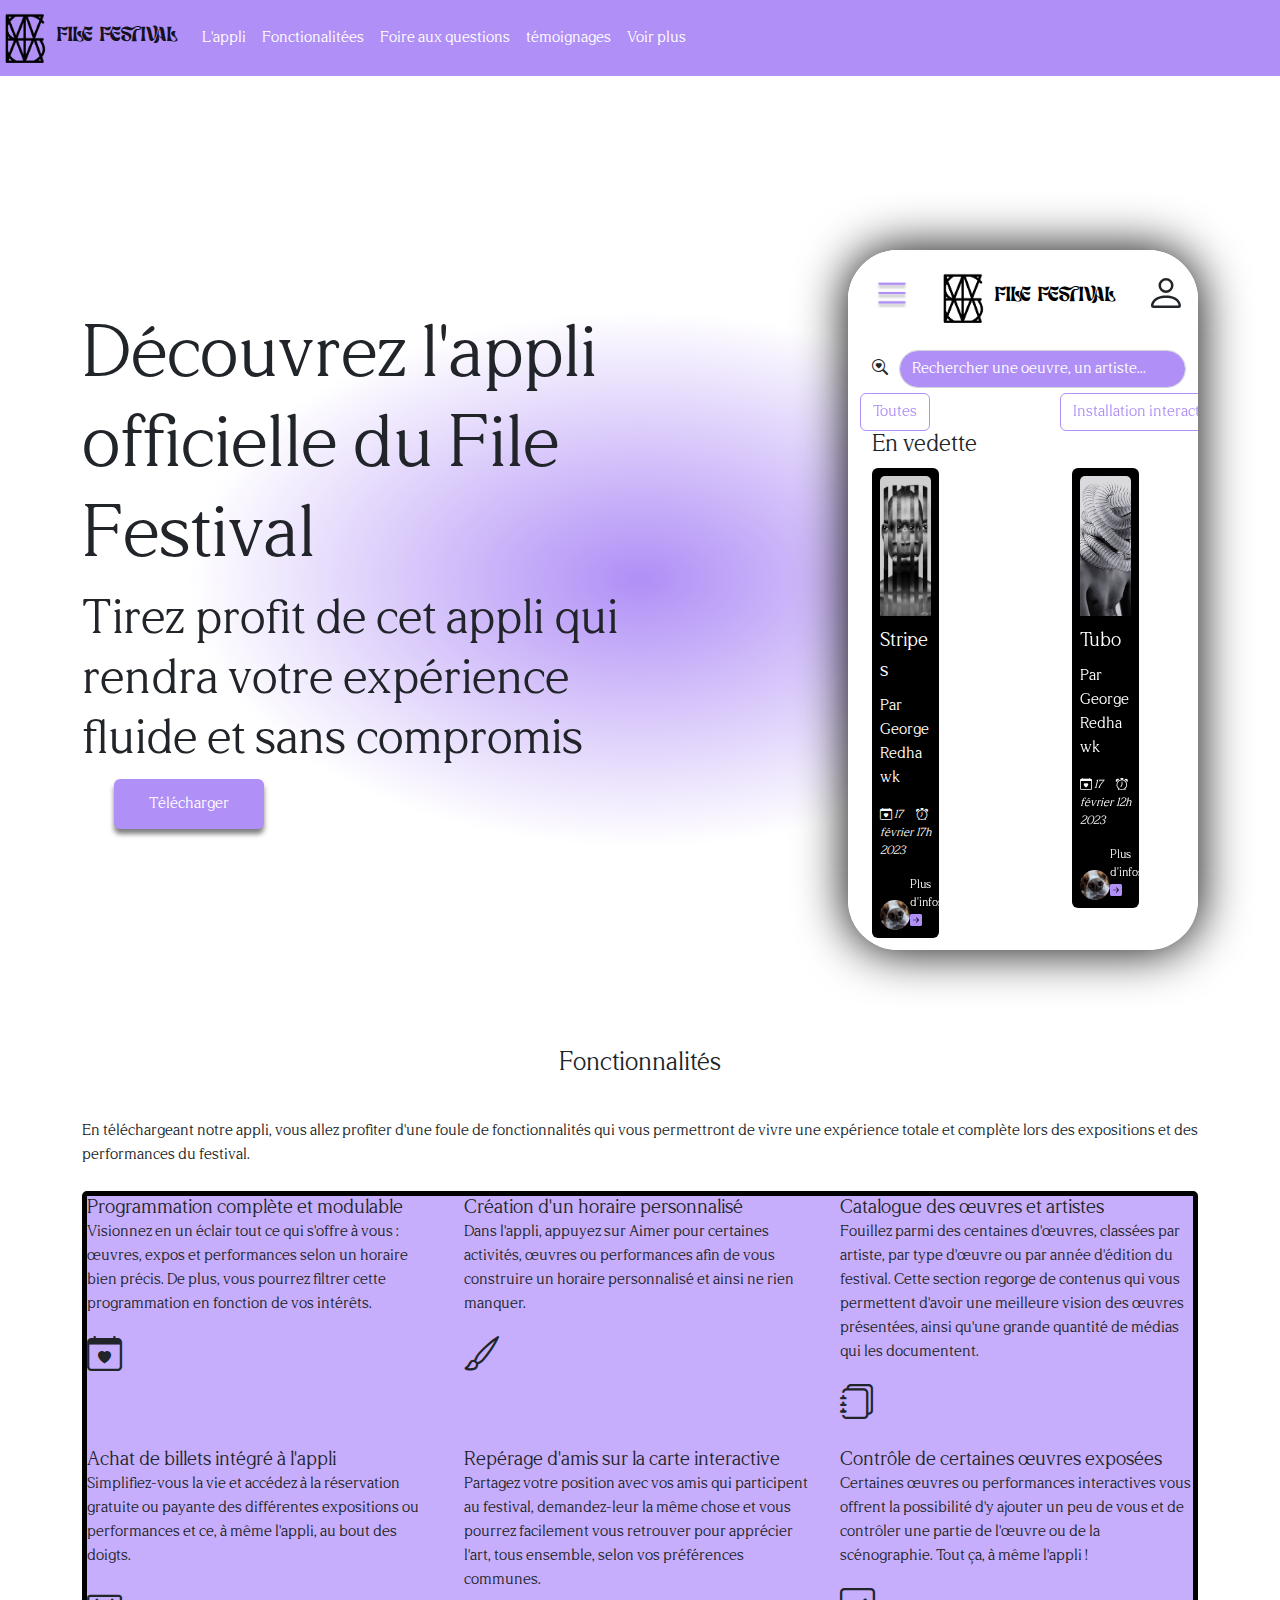
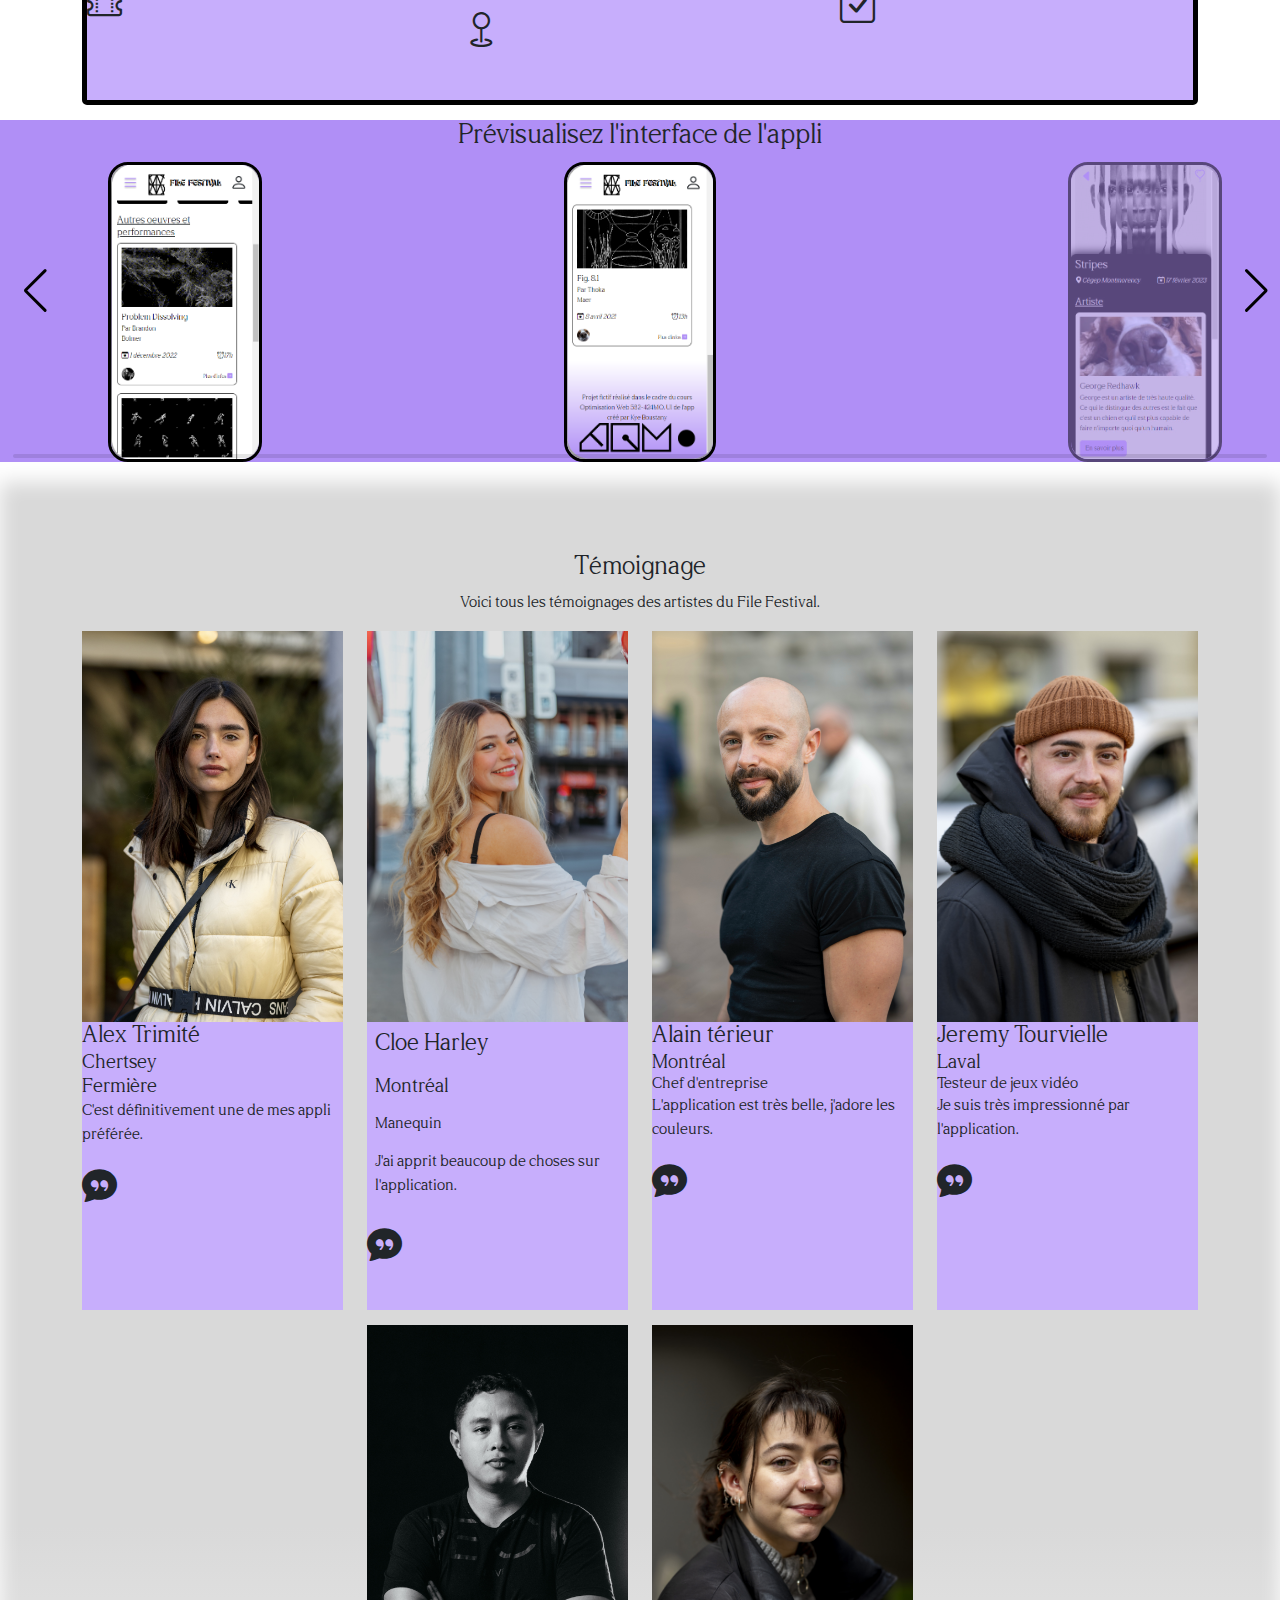
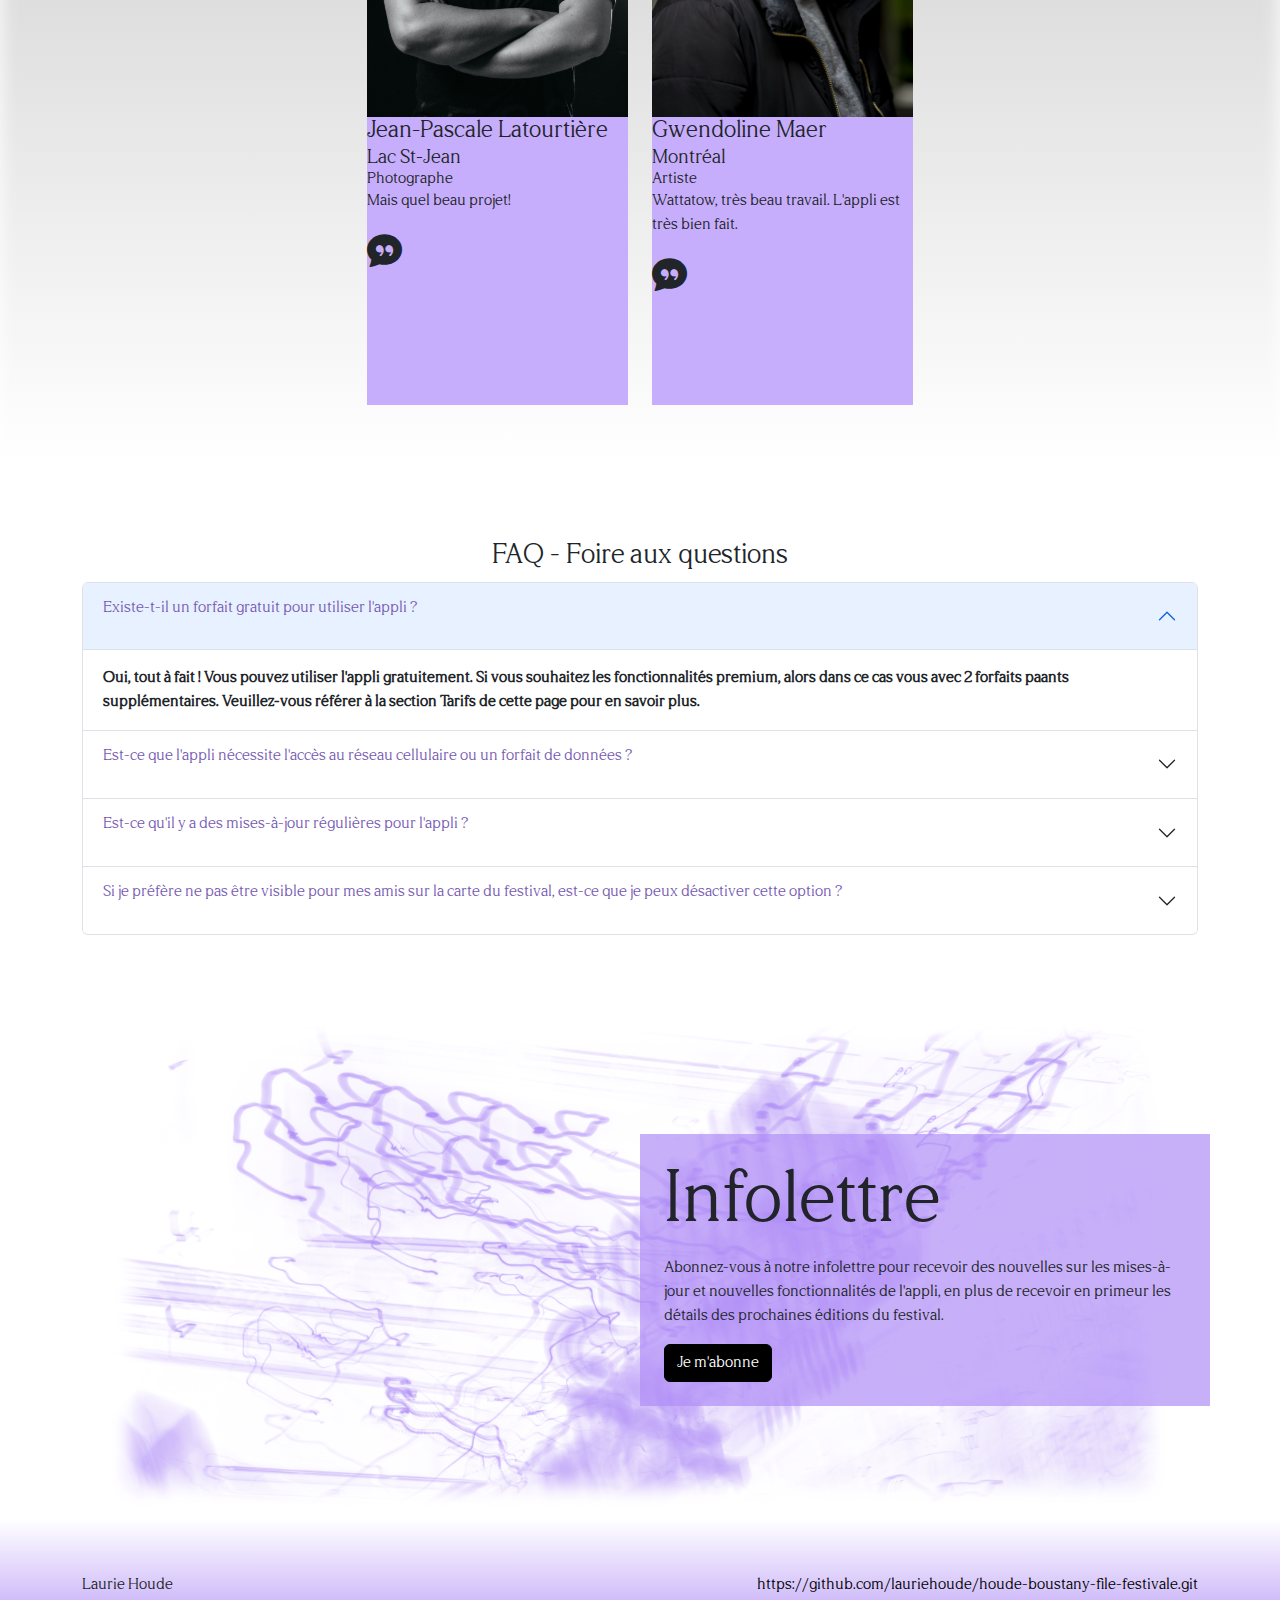
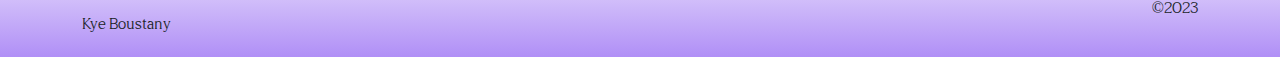
<file: index.html>
<!DOCTYPE html>
<html lang="en">

<head>
    <link rel="stylesheet" href="https://cdn.jsdelivr.net/npm/swiper@9/swiper-bundle.min.css" />
    <meta charset="UTF-8">
    <meta http-equiv="X-UA-Compatible" content="IE=edge">
    <meta name="robots" content="noindex" />
    <meta name="viewport" content="width=device-width, initial-scale=1.0">

    <link rel="stylesheet" href="https://cdn.jsdelivr.net/npm/bootstrap-icons@1.10.3/font/bootstrap-icons.css">
    <link rel="stylesheet" href="css/custom_bootstrap.css">

    <link rel="stylesheet" href="01_css/styles-lp.css">


    <link rel="icon" type="image/x-icon" href="00_assets/icons/image.png">
    <title>File Festival</title>

</head>

<body>
    <header>
        <div clas="container">
            <nav class="navbar navbar-light navbar-expand-lg sticky-top bg-primary  ">
                <a class="navbar-brand  " href="#"> <img class="logo " src="00_assets/icons/image.png"> file festival
                </a>
                <!--Hamburger-->
                <button class="navbar-toggler" data-bs-toggle="collapse" data-bs-target="#mainNav" aria-controls="mainNav" aria-expanded="false" aria-label="Affichage/masquage de la navigation">

                    <span class="navbar-toggler-icon"></span>
                </button>
                <!--Navigation-->
                <div id="mainNav" class="collapse navbar-collapse" id="scrollspyHeading1">
                    <ul class="navbar-nav">
                        <li class="nav-item text-align-center">
                            <a href="#scrollyspyHeading1" class="nav-link">L'appli
                            </a>
                        </li>
                        <li class="nav-item">
                            <a href="#scrollyspyHeading2" class="nav-link">Fonctionalitées
                            </a>
                        </li>
                        <li class="nav-item">
                            <a href="#scrollyspyHeading3" class="nav-link">Foire aux questions
                            </a>
                        </li>
                        <li class="nav-item">
                            <a href="#scrollyspyHeading4" class="nav-link">témoignages
                            </a>
                        </li>
                        <li class="nav-item">
                            <a href="#scrollyspyHeading5" class="nav-link">Voir plus
                            </a>
                        </li>
                    </ul>
                </div>
        </div>
        </div>
        </nav>
        </div>
        <div class="hero  pt-4 pb-8">
            <div class="container-gradient">
                <div class="container top">
                    <div class="row align-items-center">
                        <div class="col-6 text-lg-start " id="appli">
                            <h1 class="text-align-center "> Découvrez l'appli officielle du File Festival</h1>
                            <h2>Tirez profit de cet appli qui rendra votre expérience fluide et sans compromis </h2>
                            <ul class="button">
                                <li>
                                    <button type="button" class="btn btnTele btn-outline-secondary bg-primary">Télécharger</button>
                                </li>
                            </ul>
                        </div>

                        <div class="col-6 text-end">
                            <div class="phone">
                                <iframe src="app/index.html" frameborder="0"></iframe>
    </header>
    <main>


        </section>
        <div class="container fonctioncaca mb-15" id='scrollyspyHeading2'>
            <div class="row ">
                <div class="text-fonct d-flex justify-content-center text-align-center pt-6 pb-4">

                    <h2 class="fonct ">Fonctionnalités</h2>
                </div>
            </div>
            <div class="row py-2 ">
                <p>En téléchargeant notre appli, vous allez profiter d'une foule de fonctionnalités qui vous permettront de vivre une expérience totale et complète lors des expositions et des performances du festival.</p>
            </div>
            <div class="fonctions bg-light border-dark ">
                <div class="row ">
                    <!--card-1-->
                    <div class=" col-sm-12 col-md-6 col-lg-4 ">
                        <div class="card-n ">
                            <div class="card-body ">
                                <h5 class="card-title ">Programmation complète et modulable</h5>
                                <p class="card-text d-flex justify-content-between ">Visionnez en un éclair tout ce qui s'offre à vous : œuvres, expos et performances selon un horaire bien précis. De plus, vous pourrez filtrer cette programmation en fonction de vos intérêts.</p>
                                <i class="bi bi-calendar-heart "></i>
                            </div>
                        </div>
                    </div>
                    <!--card-2-->
                    <div class=" col-sm-12 col-md-6 col-lg-4 ">
                        <div class="card-n ">

                            <div class="card-body ">
                                <h5 class="card-title ">Création d'un horaire personnalisé</h5>
                                <p class="card-text d-flex justify-content-between ">Dans l'appli, appuyez sur Aimer pour certaines activités, œuvres ou performances afin de vous construire un horaire personnalisé et ainsi ne rien manquer.</p>
                                <i class="bi bi-brush "></i>
                            </div>
                        </div>
                    </div>
                    <!--card-3-->
                    <div class=" col-sm-12 col-md-6 col-lg-4 ">
                        <div class="card-n ">
                            <div class="card-body ">
                                <h5 class="card-title ">Catalogue des œuvres et artistes</h5>
                                <p class="card-text d-flex justify-content-between ">Fouillez parmi des centaines d'œuvres, classées par artiste, par type d'œuvre ou par année d'édition du festival. Cette section regorge de contenus qui vous permettent d'avoir une meilleure vision des œuvres présentées,
                                    ainsi qu'une grande quantité de médias qui les documentent.</p>
                                <i class="bi bi-journals "></i>
                            </div>
                        </div>
                    </div>
                    <!--card-4-->
                    <div class=" col-sm-2 col-md-6 col-lg-4 ">
                        <div class="card-n ">
                            <div class="card-body ">
                                <h5 class="card-title ">Achat de billets intégré à l'appli</h5>
                                <p class="card-text d-flex justify-content-between ">Simplifiez-vous la vie et accédez à la réservation gratuite ou payante des différentes expositions ou performances et ce, à même l'appli, au bout des doigts.</p>
                                <i class="bi bi-ticket-perforated "></i>
                            </div>
                        </div>
                    </div>
                    <!--card-5-->
                    <div class="col-sm-12 col-md-6 col-lg-4 ">
                        <div class="card-n ">
                            <div class="card-body ">
                                <h5 class="card-title ">Repérage d'amis sur la carte interactive</h5>
                                <p class="card-text d-flex justify-content-between ">Partagez votre position avec vos amis qui participent au festival, demandez-leur la même chose et vous pourrez facilement vous retrouver pour apprécier l'art, tous ensemble, selon vos préférences communes. </p>
                                <i class="bi bi-geo "></i>
                            </div>
                        </div>
                    </div>
                    <!--card-6-->
                    <div class="col-sm-12 col-md-6 col-lg-4 ">
                        <div class="card-n ">

                            <div class="card-body ">
                                <h5 class="card-title ">Contrôle de certaines œuvres exposées</h5>
                                <p class="card-text d-flex justify-content-between ">Certaines œuvres ou performances interactives vous offrent la possibilité d'y ajouter un peu de vous et de contrôler une partie de l'œuvre ou de la scénographie. Tout ça, à même l'appli !</p>
                                <i class="bi bi-check-square "></i>
                            </div>
                        </div>
                    </div>
                </div>
            </div>
        </div>
        </section>

        <section id="viewmore">
            <div class="swiper swiper-screenshots bg-primary" id="scrollyspyHeading5">
                <h3 class="text-center">Prévisualisez l'interface de l'appli</h3>
                <div class="swiper-wrapper  text-align-center">
                    <div class="swiper-slide">
                        <img src="00_assets/iframe/haut-page.PNG" class="imgswiper"></div>
                    <div class="swiper-slide">
                        <img src="00_assets/iframe/bas_page.PNG" class="imgswiper"></div>
                    <div class="swiper-slide">
                        <img src="00_assets/iframe/artworks.jpg" class="imgswiper"></div>
                    <div class="swiper-slide">
                        <img src="00_assets/iframe/artworks_mi_page.PNG" class="imgswiper"></div>
                    <div class="swiper-slide">
                        <img src="00_assets/iframe/artworks_bas_page.PNG" class="imgswiper"></div>
                </div>
                <div class="swiper-button-prev"></div>
                <div class="swiper-button-next"></div>


                <div class="swiper-scrollbar"></div>
            </div>
        </section>

        <!--Fonctionalité-->

        <section class="section-features ">
            <section class="section-testimonials">
                <div class="container ">
                    <div class="row ">
                        <div class="text-fonct d-flex justify-content-center">
                            <h2 class="fonct">Témoignage</h2>
                        </div>
                    </div>
                    <div class="row ">
                        <div class="text-temoignage d-flex justify-content-center">
                            <p>Voici tous les témoignages des artistes du File Festival.</p>
                        </div>
                    </div>
                </div>
            </section>
            <div class="container " id="scrollyspyHeading4">
                <div class="row d-flex justify-content-center">
                    <!--card-1-->
                    <div class=" col-sm-12 col-md-6 col-lg-3 mb-15">
                        <img src="00_assets/artists/alex (1).jpg" class="card-img-top  " alt="alex ">
                        <div class="card-bodys bg-light">
                            <h4 class="card-title ">Alex Trimité</h4>
                            <h5 class="card-title  ">Chertsey</h5>
                            <h5 class="card-title  ">Fermière</h5>
                            <p class="card-text d-flex justify-content-between "> C'est définitivement une de mes appli préférée.
                            </p>
                            <i class=" bi bi-chat-quote-fill text-end "></i>
                        </div>
                    </div>
                    <!--card-2-->
                    <div class=" col-sm-12 col-md-6 col-lg-3 mb-15">
                        <img src="00_assets/artists/cloe.jpg " class="card-img-top " alt="cloe ">
                        <div class="card-bodys bg-light  ">
                            <h4 class="card-title p-2 ">Cloe Harley</h4>
                            <h5 class="card-title p-2">Montréal</h5>
                            <h6 class="card-title p-2">Manequin</h6>
                            <p class="card-text d-flex justify-content-between p-2">J'ai apprit beaucoup de choses sur l'application.
                            </p>
                            <i class=" bi bi-chat-quote-fill "></i>
                        </div>
                    </div>
                    <!--card-3-->
                    <div class=" col-sm-12 col-md-6 col-lg-3 mb-15">
                        <img src="00_assets/artists/gab.jpg " class="card-img-top " alt="gab ">
                        <div class="card-bodys bg-light  ">
                            <h4 class="card-title ">Alain térieur</h4>
                            <h5 class="card-title ">Montréal</h5>
                            <h6 class="card-title ">Chef d'entreprise</h6>
                            <p class="card-text d-flex justify-content-between ">L'application est très belle, j'adore les couleurs.</p>
                            <i class=" bi bi-chat-quote-fill "></i>
                        </div>
                    </div>
                    <!--card-4-->
                    <div class=" col-sm-2 col-md-6 col-lg-3 mb-15 ">
                        <img src="00_assets/artists/simon.jpg" class="card-img-top " alt="Luc ">

                        <div class="card-bodys bg-light  ">
                            <h4 class="card-title ">Jeremy Tourvielle</h4>
                            <h5 class="card-title ">Laval</h5>
                            <h6 class="card-title ">Testeur de jeux vidéo</h6>
                            <p class="card-text d-flex justify-content-between ">Je suis très impressionné par l'application. </p>
                            <i class=" bi bi-chat-quote-fill "></i>
                        </div>
                    </div>
                    <!--card-5-->


                    <div class="col-sm-12 col-md-6 col-lg-3  mb-15">


                        <img src="00_assets/artists/luc.jpg " class="card-img-top " alt="Simon ">
                        <div class="card-bodys bg-light text-blanc ">
                            <h4 class="card-title ">Jean-Pascale Latourtière</h4>
                            <h5 class="card-title ">Lac St-Jean</h5>
                            <h6 class="card-title ">Photographe</h6>
                            <p class="card-text d-flex justify-content-between ">Mais quel beau projet!</p>
                            <i class=" bi bi-chat-quote-fill "></i>
                        </div>
                    </div>
                    <!--card-6-->
                    <div class="col-sm-12 col-md-6 col-lg-3 align-items-center  mb-15 ">
                        <img src="00_assets/artists/lea.jpg " class="card-img-top" alt="Thoka ">
                        <div class="card-bodys bg-light text-blanc ">
                            <h4 class="card-title ">Gwendoline Maer</h4>
                            <h5 class="card-title ">Montréal</h5>
                            <h6 class="card-title ">Artiste</h6>
                            <p class="card-text d-flex justify-content-between ">Wattatow, très beau travail. L'appli est très bien fait.</p>
                            <i class="bi bi-chat-quote-fill "></i>

                        </div>
                    </div>
                </div>
            </div>
            </div>
        </section>
        <section>
            <div class="container " id='scrollyspyHeading3'>
                <h3 class="Foire d-flex justify-content-center "> FAQ - Foire aux questions</h3>


                <div class="accordion" id="accordionExample">
                    <div class="accordion-item">
                        <h2 class="accordion-header" id="headingOne">
                            <button class="accordion-button" type="button" data-bs-toggle="collapse" data-bs-target="#collapseOne" aria-expanded="true" aria-controls="collapseOne">
                        <p class="text-info ">Existe-t-il un forfait gratuit pour utiliser l'appli ?</p>
                    </button>
                        </h2>
                        <div id="collapseOne" class="accordion-collapse collapse show" aria-labelledby="headingOne" data-bs-parent="#accordionExample">
                            <div class="accordion-body">
                                <strong>Oui, tout à fait ! Vous pouvez utiliser l'appli gratuitement. Si vous souhaitez
                            les fonctionnalités premium, alors dans ce cas vous avec 2 forfaits paants
                            supplémentaires. Veuillez-vous référer à la section Tarifs de cette page pour en
                            savoir plus.</strong>

                            </div>
                        </div>
                    </div>
                    <div class="accordion-item">
                        <h2 class="accordion-header" id="headingTwo">
                            <button class="accordion-button collapsed" type="button" data-bs-toggle="collapse" data-bs-target="#collapseTwo" aria-expanded="false" aria-controls="collapseTwo">
                        <p class=" text-info "> Est-ce que l'appli nécessite l'accès au réseau cellulaire ou un
                            forfait de données ?</p>
                    </button>
                        </h2>
                        <div id="collapseTwo" class="accordion-collapse collapse" aria-labelledby="headingTwo" data-bs-parent="#accordionExample">
                            <div class="accordion-body">
                                <strong>Non le contenu est accessible hors ligne. Cependant certaines fonctionnalités ne
                            pourront pas être activées, notamment la recherche de vos amis sur la carte ou
                            encore l'option d'interagir avec les œuvres en direct via l'appli</strong>
                            </div>
                        </div>
                    </div>
                    <div class="accordion-item">
                        <h2 class="accordion-header" id="headingThree">
                            <button class="accordion-button collapsed" type="button" data-bs-toggle="collapse" data-bs-target="#collapseThree" aria-expanded="false" aria-controls="collapseThree">
                        <p class="text-info ">Est-ce qu'il y a des mises-à-jour régulières pour l'appli ?</p>
                    </button>
                        </h2>
                        <div id="collapseThree" class="accordion-collapse collapse" aria-labelledby="headingThree" data-bs-parent="#accordionExample">
                            <div class="accordion-body">
                                <strong>Oui, tout à fait ! À chaque semaine nous envoyons des mises-à-jour de nouvelles
                            fonctionnalités, des correctifs et des mises-à-jour de sécurité.</strong>
                            </div>
                        </div>
                    </div>
                    <div class="accordion-item">
                        <h2 class="accordion-header" id="headingFour">
                            <button class="accordion-button collapsed" type="button" data-bs-toggle="collapse" data-bs-target="#collapseFour" aria-expanded="false" aria-controls="collapseFour">
                        <p class="text-info ">Si je préfère ne pas être visible pour mes amis sur la carte du
                            festival, est-ce que je peux désactiver cette option ?</p>
                      </button>
                        </h2>
                        <div id="collapseFour" class="accordion-collapse collapse" aria-labelledby="headingFour" data-bs-parent="#accordionExample">
                            <div class="accordion-body">
                                <strong>Oui, tout à fait ! Votre confidentialité nous tient à cœur. Cette fonctionnalité
                            ne sera active que si vous l'activez par vous-même.</strong>
                            </div>
                        </div>
                    </div>

                </div>
        </section>
        <section>
            <div class="container ">
                <div id="infolettre" class="infolettres d-flex justify-content-center align-items-center pt-100">
                    <div class="lettre ">
                        <div class="row d-flex justify-content-md-end text-center text-md-start ">
                            <div class=" lol col-12 col-md-6 p-4 ">
                                <div class="info ">
                                    <h1>Infolettre</h1>
                                </div>

                                <p>Abonnez-vous à notre infolettre pour recevoir des nouvelles sur les mises-à-jour et nouvelles fonctionnalités de l'appli, en plus de recevoir en primeur les détails des prochaines éditions du festival.</p>
                                <button type="bouton" class="btn btn-dark" data-bs-toggle="modal" data-bs-target="#abonner">
                                    Je m'abonne
             
                                </div>
                            </div>
                        </div>
                    </div>
                </div>
            </div>
        </section>
    </main>
    <!--Footer-->
    <footer class="footer mt-1 p-1 ">
        <div class="container container-footer ">
            <div class="row d-flex justify-content-center ">
                <div class="col-12 col-md-6 text-lg-start ">
                    <p class="laurie "> Laurie Houde</p>
                    <p class="kye ">Kye Boustany</p>
                </div>
                <div class=" col-12 col-md-6 text-lg-end ">
                    <a class="link-dark " href=" https://github.com/lauriehoude/houde-boustany-file-festivale.git ">
                        https://github.com/lauriehoude/houde-boustany-file-festivale.git</a>
                    <p class="2023 ">©2023</p>
                </div>
            </div>
        </div>
    </footer>
   
    
    <div class="modal fade" id="abonner" data-bs-backdrop="static" data-bs-keyboard="false" tabindex="-1" aria-labelledby="staticBackdropLabel" aria-hidden="true">
        <div class="modal-dialog modal-dialog-centered">
          <div class="modal-content">
            <div class="modal-header">
              <button type="button" class="btn-close" data-bs-dismiss="modal" aria-label="Close"></button>
                            </div>
                            <div class="modal-body">
                                <form>
                                    <div class="form-group ">
                                        <div class="input-group ">
                                            <span class="input-group-text bg-transparent"><i
                                    class="bi bi-envelope"></i></span><input type="email " class="form-control border-start-0" id="exampleInputEmail1" aria-describedby="emailHelp" placeholder="Votre adresse courriel">
                                            </span>
                                        </div>
                                    </div>
                            </div>
                            <div class="modal-footer">
                                <button type="button" class="btn btn-secondary" data-bs-dismiss="modal">M'inscrire</button>
                                <button type="button" class="btn btn-primary" data-bs-dismiss="modal">Annuler</button>

                            </div>
                            </form>

                        </div>
                    </div>
                </div>
                <script src="https://cdn.jsdelivr.net/npm/swiper@9/swiper-bundle.min.js"></script>
                <script src="https://cdn.jsdelivr.net/npm/bootstrap@5.3.0-alpha1/dist/js/bootstrap.bundle.min.js" integrity="sha384-w76AqPfDkMBDXo30jS1Sgez6pr3x5MlQ1ZAGC+nuZB+EYdgRZgiwxhTBTkF7CXvN" crossorigin="anonymous">
                </script>
                <script src="02_js/script.js"></script>
</body>

</html>
</file>
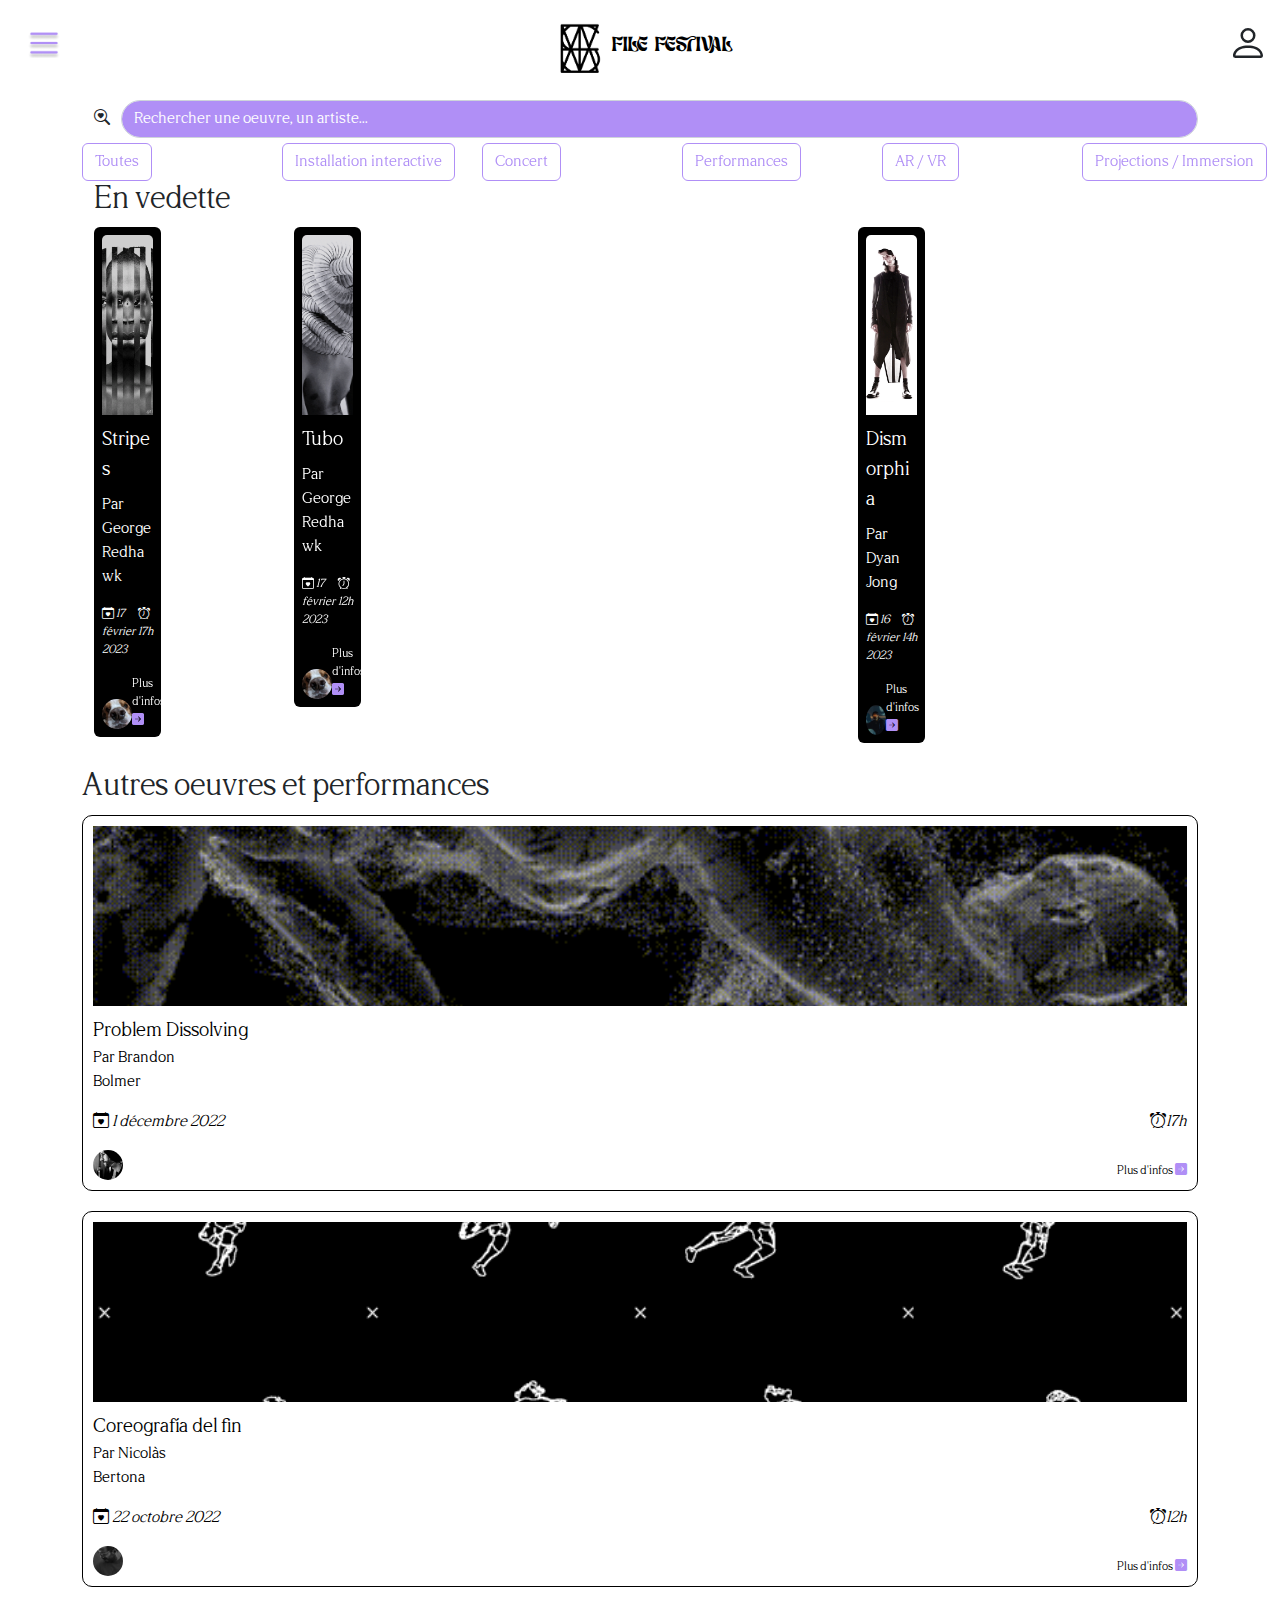
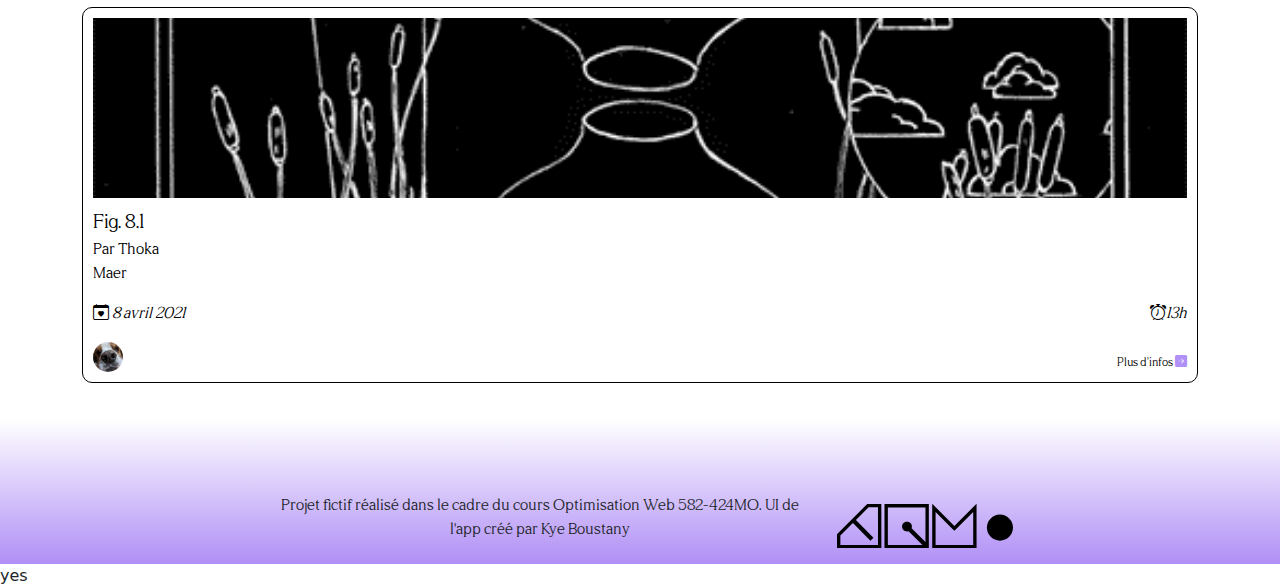
<file: app/index.html>
<!DOCTYPE html>
<html lang="en">

<head>
    <link rel="stylesheet" href="https://cdn.jsdelivr.net/npm/swiper@9/swiper-bundle.min.css" />
    <meta charset="UTF-8">
    <meta http-equiv="X-UA-Compatible" content="IE=edge">
    <meta name="robots" content="noindex" />
    <meta name="viewport" content="width=device-width, initial-scale=1.0">
    <link rel="stylesheet" href="../css/custom_bootstrap.css">


    <link rel="stylesheet" href="https://cdn.jsdelivr.net/npm/bootstrap-icons@1.10.3/font/bootstrap-icons.css">

    <link rel="stylesheet" href="https://cdn.jsdelivr.net/npm/swiper@9/swiper-bundle.min.css" />

    <link rel="icon" type="image/x-icon" href="../00_assets/icons/image.png">
    <link rel="stylesheet" href="../01_css/styles-app.css">
    <title>File Festival</title>
</head>

<body>
    <header>
        <nav class="navbar navbar-dark fixed-top">
            <div class="container-fluid">
                <!--burger-->
                <button class="navbar-toggler " type="button" data-bs-toggle="offcanvas" data-bs-target="#offcanvasDarkNavbar" aria-controls="offcanvasDarkNavbar">
                    <span class="navbar-toggler-icon "></span>
                </button>
                <div class="offcanvas offcanvas-start text-bg-light" tabindex="-1" id="offcanvasDarkNavbar" aria-labelledby="offcanvasDarkNavbarLabel">
                    <div class="offcanvas-header">
                        <h5 class="offcanvas-title" id="offcanvasDarkNavbarLabel"><img class="file-logo" src="../00_assets/icons/image.png" alt="file festival"> file festival</h5>
                        <button type="button" class="btn-close btn-close-white" data-bs-dismiss="offcanvas" aria-label="Close"></button>
                    </div>
                    <div class="offcanvas-body">
                        <ul class="navbar-nav justify-content-end flex-grow-1 pe-3">

                            <li class="nav-item">
                                <a class="nav-link" href="#">Acceuil</a>
                            </li>
                            <li class="nav-item">
                                <a class="nav-link" href="#">Programmation</a>
                            </li>
                            <li class="nav-item">
                                <a class="nav-link" href="#">Oeuvres</a>
                            </li>
                            <li class="nav-item">
                                <a class="nav-link" href="#">Présentation des artistes</a>
                            </li>
                            <li class="nav-item">
                                <a class="nav-link" href="#">Amis sur carte interactive</a>
                            </li>
                        </ul>
                    </div>
                </div>
                <!--logo-->
                <a class="navbar-brand text-dark " href="#">
                    <img class="logo" src="../00_assets/icons/image.png"> file festival</a>
                <svg class="avatar" xmlns="http://www.w3.org/2000/svg" fill="currentColor" class="bi bi-person" viewBox="0 0 16 16">
                    <path
                        d="M8 8a3 3 0 1 0 0-6 3 3 0 0 0 0 6Zm2-3a2 2 0 1 1-4 0 2 2 0 0 1 4 0Zm4 8c0 1-1 1-1 1H3s-1 0-1-1 1-4 6-4 6 3 6 4Zm-1-.004c-.001-.246-.154-.986-.832-1.664C11.516 10.68 10.289 10 8 10c-2.29 0-3.516.68-4.168 1.332-.678.678-.83 1.418-.832 1.664h10Z" />
                </svg>

            </div>
        </nav>
    </header>
    <main class="mainindex">

        <!--search bar-->
        <div class="container search">
            <nav>
                <form action="type">
                    <div class="input-group rounded">
                        <span class="input-group-text border-0" id="search-addon">
                            <i class="fas fa-search"></i>
                            <i class="bi bi-search-heart"></i>
                        </span>

                        <input type="search" class="form-control rounded-pill bg-primary" placeholder="Rechercher une oeuvre, un artiste..." aria-label="Search" aria-describedby="search-addon" />
                </form>

                </div>
            </nav>
            <!--buttons-->
            <section>
                <div class="swiper-filters">
                    <!-- Additional required wrapper -->

                    <div class="swiper-wrapper">
                        <!-- Slides -->

                        <div class="swiper-slide">

                            <button type="button" class="btn btn-outline-primary">Toutes</button>

                        </div>
                        <div class="swiper-slide">

                            <button type="button" class="btn btn-outline-primary">Installation interactive</button>

                        </div>
                        <div class="swiper-slide">

                            <button type="button" class="btn btn-outline-primary">Concert</button>

                        </div>
                        <div class="swiper-slide">

                            <button type="button" class="btn btn-outline-primary">Performances</button>

                        </div>
                        <div class="swiper-slide">

                            <button type="button" class="btn btn-outline-primary">AR / VR</button>

                        </div>
                        <div class="swiper-slide">

                            <button type="button" class="btn btn-outline-primary">Projections / Immersion</button>

                        </div>


                    </div>
                    </nav>
                    <!--buttons-->
                    <!--cartes haut-->


                    <div class="container">
                        <section class="row cardsrow" id="lescartes">
                            <h2 class="title">En vedette</h2>
                            <div class="swiper-featured-artworks">
                                <!-- Additional required wrapper -->

                                <div class="swiper-wrapper">
                                    <!-- Slides -->

                                    <div class="swiper-slide">
                                        <!--carte 01-->
                                        <a href="artwork.html" class="cards col-4 d-flex justify-content-center ">
                                            <div class="card">

                                                <div class="card-body top ">
                                                    <img src="../00_assets/artworks/file-sp-2018-george-redhawk3.gif" class="card-img-top topimage" alt="...">
                                                    <div class="card-title">Stripes</div>
                                                    <p class="card-text"> Par George Redhawk</p>
                                                    <p class="date card-text  d-flex justify-content-between">
                                                        <i class="bi bi-calendar-heart"> 17 février 2023</i>
                                                        <i class="bi bi-alarm">17h</i>
                                                    </p>
                                                    <div class="artist  d-flex justify-content-between align-items-end">
                                                        <img src="../00_assets/artists/joy.jpg" class="joy" alt="...">
                                                        <p class="info card-text">Plus d'infos <i class="bi bi-arrow-right-square-fill"></i></p>
                                                    </div>
                                                </div>
                                            </div>
                                        </a>
                                    </div>
                                    <div class="swiper-slide">
                                        <!--carte 02-->
                                        <a href="#" class="cards col-4 d-flex justify-content-center">
                                            <div class="card">

                                                <div class="card-body top">
                                                    <img src="../00_assets/artworks/file-sp-2018-george-redhawk2.gif" class="card-img-top topimage" alt="...">
                                                    <div class="card-title">Tubo</div>
                                                    <p class="card-text"> Par George Redhawk</p>
                                                    <p class=" date card-text  d-flex justify-content-between">
                                                        <i class="bi bi-calendar-heart"> 17 février 2023</i>
                                                        <i class="bi bi-alarm">12h</i>
                                                    </p>
                                                    <div class="artist  d-flex justify-content-between align-items-end">
                                                        <img src="../00_assets/artists/joy.jpg" class="joy" alt="...">
                                                        <p class="info card-text">Plus d'infos <i class="bi bi-arrow-right-square-fill"></i></p>
                                                    </div>
                                                </div>
                                            </div>
                                    </div>
                                    </a>
                                    <div class="swiper-slide">
                                        <!--carte 03-->
                                        <a href="#" class="cards col-4 d-flex justify-content-center">
                                            <div class="card">

                                                <div class="card-body top">
                                                    <img src="../00_assets/artworks/file-sp-2018-dyan-jong-dysmorphia1.gif" class="card-img-top topimage" alt="...">
                                                    <div class="card-title">Dismorphia</div>
                                                    <p class="card-text"> Par Dyan <br> Jong</p>
                                                    <p class="date card-text  d-flex justify-content-between">
                                                        <i class="bi bi-calendar-heart"> 16 février 2023</i>
                                                        <i class="bi bi-alarm">14h</i>
                                                    </p>
                                                    <div class="artist  d-flex justify-content-between align-items-end">
                                                        <img src="../00_assets/artists/dyan_jong.webp" class="dyan" alt="...">
                                                        <p class="info card-text">Plus d'infos <i class="bi bi-arrow-right-square-fill"></i></p>
                                                    </div>
                                                </div>
                                            </div>
                                    </div>
                                    </a>
                                    <div class="swiper-slide">
                                        <!--carte 01-->
                                        <a href="artwork.html" class="cards col-4 d-flex justify-content-center ">
                                            <div class="card">

                                                <div class="card-body top ">
                                                    <img src="../00_assets/artworks/file-sp-2018-george-redhawk3.gif" class="card-img-top topimage" alt="...">
                                                    <div class="card-title">Stripes</div>
                                                    <p class="card-text"> Par George Redhawk</p>
                                                    <p class="date card-text  d-flex justify-content-between">
                                                        <i class="bi bi-calendar-heart"> 17 février 2023</i>
                                                        <i class="bi bi-alarm">17h</i>
                                                    </p>
                                                    <div class="artist  d-flex justify-content-between align-items-end">
                                                        <img src="../00_assets/artists/joy.jpg" class="joy" alt="...">
                                                        <p class="info card-text">Plus d'infos <i class="bi bi-arrow-right-square-fill"></i></p>
                                                    </div>
                                                </div>
                                            </div>
                                        </a>
                                    </div>
                                    <div class="swiper-slide">
                                        <!--carte 02-->
                                        <a href="#" class="cards col-4 d-flex justify-content-center">
                                            <div class="card">

                                                <div class="card-body top">
                                                    <img src="../00_assets/artworks/file-sp-2018-george-redhawk2.gif" class="card-img-top topimage" alt="...">
                                                    <div class="card-title">Tubo</div>
                                                    <p class="card-text"> Par George Redhawk</p>
                                                    <p class=" date card-text  d-flex justify-content-between">
                                                        <i class="bi bi-calendar-heart"> 17 février 2023</i>
                                                        <i class="bi bi-alarm">12h</i>
                                                    </p>
                                                    <div class="artist  d-flex justify-content-between align-items-end">
                                                        <img src="../00_assets/artists/joy.jpg" class="joy" alt="...">
                                                        <p class="info card-text">Plus d'infos <i class="bi bi-arrow-right-square-fill"></i></p>
                                                    </div>
                                                </div>
                                            </div>
                                    </div>
                                    </a>
                                    <div class="swiper-slide">
                                        <!--carte 03-->
                                        <a href="#" class="cards col-4 d-flex justify-content-center">
                                            <div class="card">

                                                <div class="card-body top">
                                                    <img src="../00_assets/artworks/file-sp-2018-dyan-jong-dysmorphia1.gif" class="card-img-top topimage" alt="...">
                                                    <div class="card-title">Dismorphia</div>
                                                    <p class="card-text"> Par Dyan <br> Jong</p>
                                                    <p class="date card-text  d-flex justify-content-between">
                                                        <i class="bi bi-calendar-heart"> 16 février 2023</i>
                                                        <i class="bi bi-alarm">14h</i>
                                                    </p>
                                                    <div class="artist  d-flex justify-content-between align-items-end">
                                                        <img src="../00_assets/artists/dyan_jong.webp" class="dyan" alt="...">
                                                        <p class="info card-text">Plus d'infos <i class="bi bi-arrow-right-square-fill"></i></p>
                                                    </div>
                                                </div>
                                            </div>
                                    </div>
                                    </a>



                                </div>


                        </section>

                        </div>



            </section>
            </div>
            <!--carte bas-->
            <div class="container">
                <section class="row ">
                    <h2 class="titledeux col-12">Autres oeuvres et performances</h2>
                    <div>
                        <!--carte 01-->
                        <a href="#" class="cardsbottom d-flex justify-content-center">
                            <div class="cardtwo col-12">

                                <div class="card-body">
                                    <img src="../00_assets/artworks/file-sp-2018-brandon-bolmer-.gif" class="card-img-top bottomimage col-4" alt="...">
                                    <div class="card-title">Problem Dissolving</div>
                                    <p class="card-text"> Par Brandon <br> Bolmer</p>
                                    <p class=" card-text  d-flex justify-content-between">
                                        <i class="bi bi-calendar-heart"> 1 décembre 2022</i>
                                        <i class="bi bi-alarm">17h</i>
                                    </p>
                                    <div class=" d-flex justify-content-between align-items-end">
                                        <img src="../00_assets/artists/file-sao-paulo-2019-brandon-bolmer-artista.jpg" class="dyan" alt="...">
                                        <p class="info card-text">Plus d'infos <i class="bi bi-arrow-right-square-fill"></i>
                                        </p>
                                    </div>
                                </div>
                            </div>
                        </a>

                    </div>
                    <div>
                        <!--carte 02-->
                        <a href="#" class="cardsbottom d-flex justify-content-center">
                            <div class="cardtwo  col-12">

                                <div class="card-body">
                                    <img src="../00_assets/artworks/nicolàs_bertona.gif" class="card-img-top bottomimage" alt="...">
                                    <div class="card-title">Coreografía del fin</div>
                                    <p class="card-text"> Par Nicolàs <br> Bertona</p>
                                    <p class=" card-text  d-flex justify-content-between">
                                        <i class="bi bi-calendar-heart"> 22 octobre 2022</i>
                                        <i class="bi bi-alarm">12h</i>
                                    </p>
                                    <div class=" d-flex justify-content-between align-items-end">
                                        <img src="../00_assets/artists/file-sao-paulo-2018-nicolas-bertona-artista.jpg" class="dyan" alt="...">
                                        <p class="info card-text">Plus d'infos <i class="bi bi-arrow-right-square-fill"></i>
                                        </p>
                                    </div>
                                </div>
                            </div>
                        </a>

                    </div>
                    <div>
                        <!--carte 03-->
                        <a href="#" class="cardsbottom d-flex justify-content-center">
                            <div class="cardtwo  col-12">

                                <div class="card-body">
                                    <img src="../00_assets/artworks/thoka_Maer.gif" class="card-img-top bottomimage" alt="...">
                                    <div class="card-title">Fig. 8.1</div>
                                    <p class="card-text"> Par Thoka <br> Maer</p>
                                    <p class=" card-text  d-flex justify-content-between">
                                        <i class="bi bi-calendar-heart"> 8 avril 2021</i>
                                        <i class="bi bi-alarm">13h</i>
                                    </p>
                                    <div class=" d-flex justify-content-between align-items-end">
                                        <img src="../00_assets/artists/joy.jpg" class="dyan" alt="...">
                                        <p class="info card-text">Plus d'infos <i class="bi bi-arrow-right-square-fill"></i>
                                        </p>
                                    </div>
                                </div>
                            </div>
                        </a>

                    </div>
                </section>
            </div>

    </main>
    <footer class="footer">
        <div class="container">
            <div class="row d-flex justify-content-center">
                <div class="text-footer col-sm-6">
                    Projet fictif réalisé dans le cadre du cours Optimisation Web 582-424MO. UI de l'app créé par Kye Boustany
                </div>
                <div class="logo-tim col-sm-6 mt-10"><svg xmlns="http://www.w3.org/2000/svg" viewBox="0 0 1202.33 303.71" style="fill:#000;">
                        <circle cx="1113.33" cy="161.28" r="89"></circle>
                        <path
                            d="M785.69 166.81l16.26 16.26 16.26-16.26L930.56 54.46v226.25h-257V54.67l112.13 112.14zM650.56.71v303h303V.71h-1.77L801.95 150.54 652.12.71h-1.56zM324.48.46v303h303V.46h-303zm129.93 129.93c-13.08 13.08-13.08 34.29 0 47.38 9.41 9.41 23.02 12.05 34.79 7.92l94.77 94.77H347.48v-257h257v236.49l-94.77-94.77c4.13-11.77 1.48-25.39-7.92-34.79-13.09-13.08-34.3-13.08-47.38 0zM206.47 0L0 206.48V303h303V0h-96.53zM23 280v-64l85.62-85.62 119.87 119.87L249 229.74 129.13 109.87 216 23h64v257H23z">
                        </path>
                    </svg>
                </div>
            </div>
    </footer>
    </div>
    <script src="https://cdn.jsdelivr.net/npm/swiper@9/swiper-bundle.min.js"></script>

    <script src="https://cdn.jsdelivr.net/npm/bootstrap@5.3.0-alpha1/dist/js/bootstrap.bundle.min.js" integrity="sha384-w76AqPfDkMBDXo30jS1Sgez6pr3x5MlQ1ZAGC+nuZB+EYdgRZgiwxhTBTkF7CXvN" crossorigin="anonymous">
    </script>


    <script src="../02_js/script.js"></script>

</body>

</html>yes
</file>
<file: 01_css/styles-lp.css>
* {
    font-family: cushion;
}

:root {
    --fond: #b08ff6;
    --noir: #000000;
    --white: rgb(255, 255, 255);
    --gris: #d9d9d9;
    --darkpurple: #775bb3;
    --lightpurple: #c7aefc;
}

@font-face {
    font-family: lostar;
    src: url(../00_assets/font/Lostar.ttf);
}

@font-face {
    font-family: cushion;
    src: url(../00_assets/font/LTCushion-Light.ttf);
}


/* # section hero */

.bi-boxes {
    width: 20px;
}

.titre {
    font-family: lostar;
}

.navbar {
    font-family: cushion;
}

.navbar-brand {
    font-family: lostar;
}

.logo {
    width: 50px;
}

.h1 {
    font-size: 40px;
}

ul {
    list-style-type: none;
}

h1 {
    font-size: 75px;
}

h2 {
    font-size: 50px;
}


/*#  Fonctionalitées*/

a {
    text-decoration: none;
}

.fonctions {
    border: 5px solid;
    border-radius: 5px 5px 5px 5px;
    width: 100%;
    height: 100%;
}

.phone {
    border-radius: 50px;
    width: 100%;
}

.container-gradient {
    background: radial-gradient(var(--fond), var(--white), var(--white));
}

.top {
    margin-top: 100px;
}

.nav-link {
    color: var(--white);
}

.navbar:hover {
    color: var(--white);
}

.card-img-top {
    object-fit: cover;
}

iframe {
    aspect-ratio: 5/9;
    width: 350px;
    height: 700px;
    border-radius: 50px;
    margin-top: 50px;
    box-shadow: 0 0 50px var(--noir);
}

.btnTele {
    width: 150px;
    height: 50px;
    color: var(--white);
    border: 0;
    box-shadow: 0 5px 5px rgba(0, 0, 0, 0.5);
}

.btnTele:hover {
    background-color: var(--darkpurple);
}

.fonct {
    font-family: cushion;
    font-size: 26px;
    margin-top: 90px;
}
/*#  Fonctionalitées*/
.sliper-slide-prev{
    opacity: 50%;
    width: 0;
}
.swiper-slide{
width:auto;
    display: flex;
   position: relative;
   justify-content: center;
    
}
.imgswiper{
    object-fit:cover;
    max-width: 450px;
    height:300px;
    border-radius: 20px;
    border:3px solid black;
   vertical-align: center;
 
}
.swiper-button-prev{
    color: #000000;
    margin-right: 10px;
    border-radius: 10px;
    width: 50px;
}
.swiper-button-next{
    color: #000000;
}
.swiper-slide-next{
    opacity: 50%;
    width: 0;
    z-index: 2;
    position: relative;
    left:50px;
}

/* témoignage*/

i {
    font-size: 35px;
}

.card-body {
    border-width: 0;
    height: 18vh;
}

.card-bodys {
    border-width: 0;
    height: 32vh;
}

.card-n {
    height: 28vh;
}

.section-features {
    padding-bottom: 40px;
}


/* Foire aux question*/

.Foire {
    margin-top: 80px;
}


/* Infolettre*/


.lettre {
    border-radius: 15px 15px 15px 15px;
    margin-top: 50px;
}

.infolettres{
    background-image: url("../00_assets/artworks/art.jpg");
    background-color: #b08ff6;
    background-blend-mode: screen;
    background-size: cover;
    box-shadow: inset  0 20px 20px 50px rgb(255, 255, 255,1);
    width: 100%;
    height: 60vh;
    position: relative;
    margin-top: 40px;
}

.lol{
background-color: rgba(176, 143, 246, 0.7);

}
.bi-envelope{

    bottom: 20px;
}

.mb-15{
    margin-bottom:15px !important
}

.section-features{
    box-shadow: inset 0 20px 20px 0 rgb(255, 255, 255, 1);
    background-image: linear-gradient(var(--gris),var(--gris),var(--gris), var(--white));
}

/* # Footer*/

.footer {
    background-image: linear-gradient(var(--white), var(--fond));
    text-align: center;
}

.file-logo {
    width: 150px;
}

.container-footer {
    padding-top: 50px;
}
</file>
<file: 01_css/styles-app.css>
* {
  font-family: cushion;
}

html,
body {
  background-color: var(--white);
  overflow-x: hidden;
}

:root {
  --fond: #b08ff6;
  --noir: rgba(0, 0, 0, 100%);
  --white: rgb(255, 255, 255);
  --gris: #d9d9d9;
  --darkpurple: rgb(119, 91, 179);
}

@font-face {
  font-family: lostar;
  src: url(../00_assets/font/Lostar.ttf);
}

@font-face {
  font-family: cushion;
  src: url(../00_assets/font/LTCushion-Light.ttf);
}

/* # section hero test */

.navbar {
  background-color: var(--white);
}

.navbar-brand {
  color: var(--black);
  font-family: lostar;
  margin-top: 10px;
}

.logo {
  width: 50px;
}

.avatar {
  width: 40px;
}

/*#  Fonctionalitées*/



.mainindex {
  margin-top: 100px;
}

.input-group {
  margin-top: 100px;
}

ul {
  list-style-type: none;
}

.boutons {
  margin-top: 40px;

  padding-left: 0;
}

.btn:hover {
  background-color: var(--fond);
  border: 0;
}

.file-logo {
  width: 50px;
}

.nav-link {
  color: var(--black);
}

.offcanvas-title {
  font-family: lostar;
}

.offcanvas-body {
  background-image: linear-gradient(var(--fond), var(--white));
}

.offcanvas-header {
  background-color: var(--fond);
}

.navbar-toggler {
  border: 0;
}

input {
  background-color: var(--fond);
}

.btn {

  white-space: nowrap;

  margin: 0 10px;
  margin-left: 0;
}

.navbar-toggler-icon {
  width: 40px;
  background-image: url(../00_assets/icons/menu_burger.png);
}


input::placeholder {
  color: var(--white) !important;
}

.input-group-text {
  background-color: var(--white);
}

form {
  width: 100%;
}

a {
  text-decoration: none;
  color: var(--white);
}



.card {
  background-color: var(--noir);
  transition: background-color 0.5s;
  border: 0;

}


.top-image {
  height: 20vh;
  object-fit: cover;
}

.joy {
  width: 30px;
  height: 30px;
  border-radius: 100%;
  object-fit: cover;
}

.bi-arrow-right-square-fill {
  color: var(--fond);
}

.card-title {
  margin-top: 10px;
  font-size: 20px;
}

.card:hover {
  background-color: var(--fond);
  color: var(--white);
}

#lescartes {
  overflow: hidden;
}

.dyan {
  width: 30px;
  height: 30px;
  border-radius: 50%;
  object-fit: cover;
}


.card-img-top.topimage {
  object-fit: cover;
  height: 20vh;
}

.date {
  font-size: 12px;
}

.info {
  font-size: 12px;
}

.top {
  padding: 8px;
}

.titledeux {
  margin-top: 25px;

}


.cardtwo {
  border: 1px solid var(--noir);
  border-radius: 10px;
  background-color: var(--white);
  color: var(--noir);
  padding: 10px;
  margin-bottom: 20px;
}

.cardtwo:hover {
  background-color: var(--fond);
}

.card-img-top.bottomimage {
  height: 20vh;
  object-fit: cover;
}

.swiper-slide{
  max-width: 200px;
  min-width: 200px;
}

/* # Footer*/

.footer {
  background-image: linear-gradient(var(--white), var(--fond));
  padding: 1rem;
  margin-top: 1rem;
  text-align: center;
  padding-top: 75px;
}

.logo-tim {
  max-width: 200px;
}

.mt-10 {
  margin-top: 10px;
}


/*oeuvres*/



.navbaroeuvre {
  background-color: #d9d9d900;
}

.imgoeuvreartwork {

  height: 33vh;
  object-fit: cover;

}

.titleartwork {
  color: #d9d9d9;
  padding-top: 10px;
  border-radius: 15px;
  top: -20px;
  position: relative;
  background-color: var(--white);
  box-shadow: 0 0 20px 5px var(--noir);

}

.containerartwork {
  width: 100%;
}

.cardartwork {
  border: 1px solid var(--noir);
  border-radius: 10px;
  color: var(--noir);
  padding: 10px;
  margin-bottom: 20px;
}

.footerartwork {
  background-image: linear-gradient(var(--noir), var(--fond));
  padding: 1rem;
  margin-top: 1rem;
  text-align: center;
  padding-top: 75px;
  color: #d9d9d9
}

.rounded {
  margin: 5px 0;
}

.accordion {
  margin-top: 20px;

}

.bi-balloon-heart:active{
  fill: red;
}
</file>
